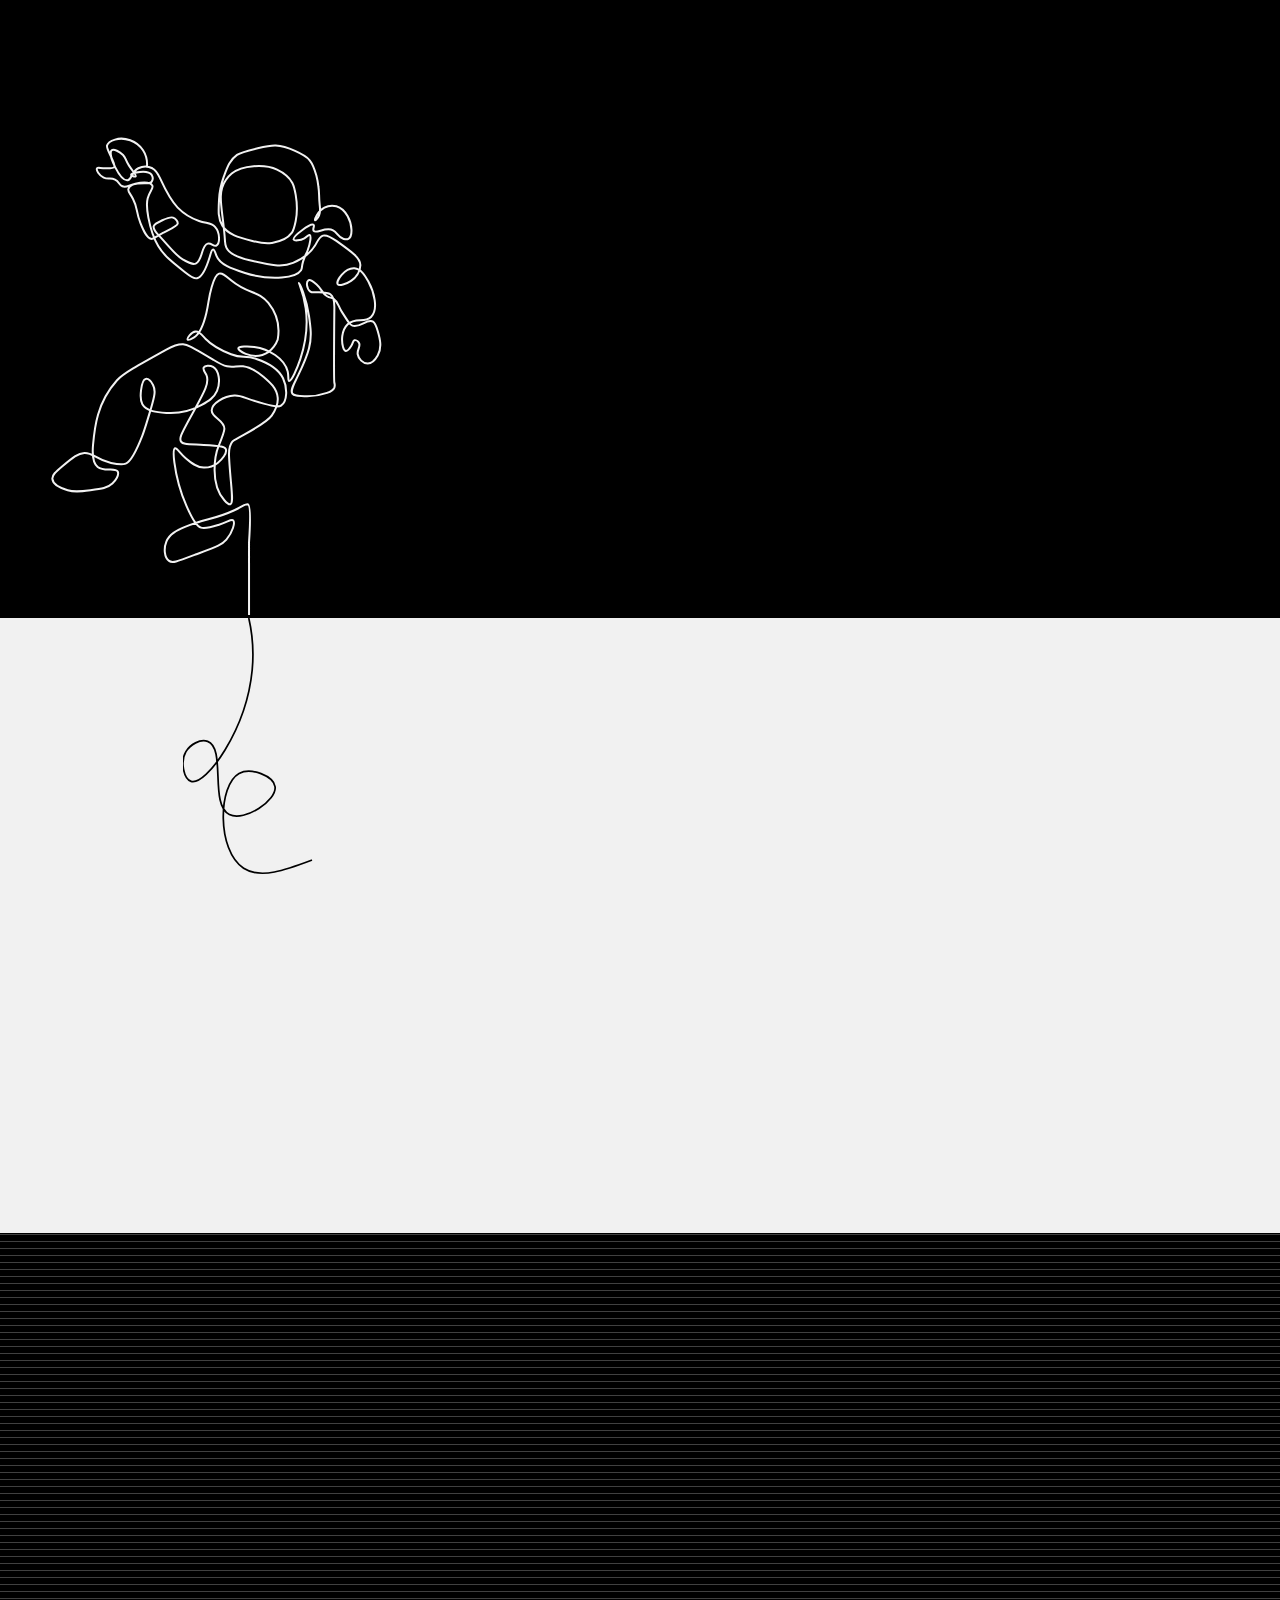
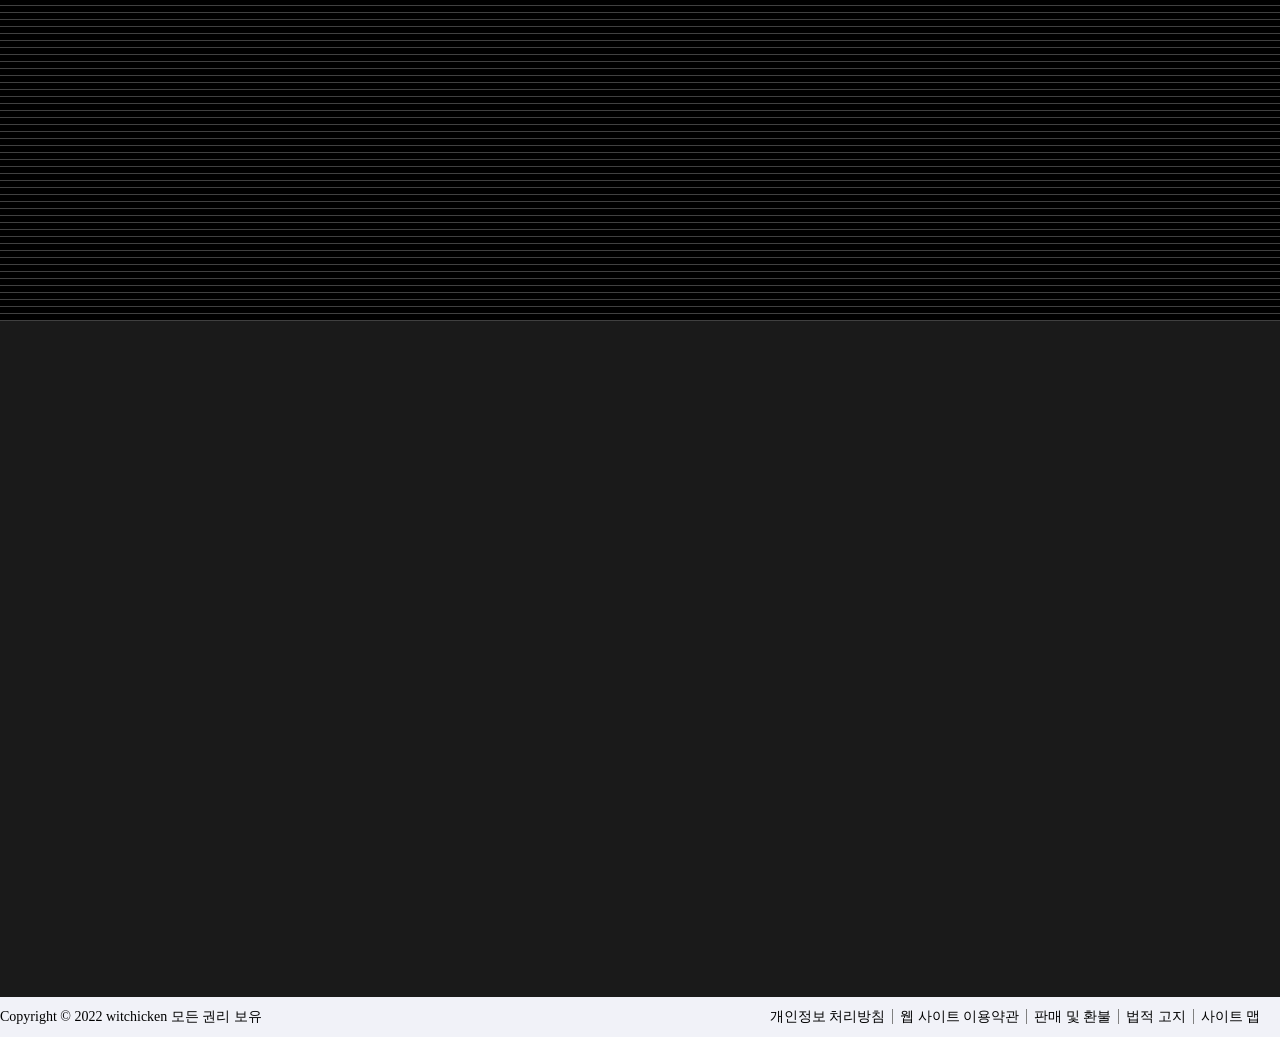
<file: folio/02_svgcontrol/index.html>
<!DOCTYPE html>
<html lang="en">
  <head>
    <meta charset="UTF-8" />
    <meta http-equiv="X-UA-Compatible" content="IE=edge" />
    <meta name="viewport" content="width=device-width, initial-scale=1.0" />
    <title>svgcontroller</title>
    <link rel="stylesheet" href="./src/css/reset.css" />
    <link rel="stylesheet" href="./src/css/main.css" />
  </head>
  <body>
    <div class="header">
      <svg xmlns="http://www.w3.org/2000/svg" viewBox="0 0 1920 758">
        <path
          class="path path1"
          d="M220.54,84.4c.3-5.06.05-14.81-6-24-9.34-14.2-28.11-20.39-42-16-2.62.83-10.54,3.33-12,9-.85,3.33,1,5.9,8,21,3.21,6.91,4.15,9.24,3,11-1.45,2.2-5.33,2.16-13,2-9.19-.2-12-1.5-13,0-1.65,2.46,2.87,10.55,10,14,6.77,3.27,10.14-.41,17,3,6.6,3.28,5.37,7.62,11,10,6.33,2.68,9.45-2.15,23-4,12.22-1.67,18,1.12,21-3a9.2,9.2,0,0,0,0-10c-6-8.71-30.92-3-31,0,0,1.46,5.89,3.38,7,2,1.23-1.53-3.84-6.64-10-16-6-9.07-4.7-11.7-9-16-5-5-13.9-9.52-17-7-6.84,5.57,12.62,46.7,24,45,5.93-.89,5.57-12.8,16-18a23.86,23.86,0,0,1,21,0c6.59,3.45,9.12,9.71,12,16,6.32,13.79,14.24,31.06,26,43,13.33,13.54,31.08,19.69,32,20,12.21,4.1,18.42,2.75,24,9,8,8.92,7.37,25.21,2,28-3.86,2-7.49-4.38-13-3-9.92,2.49-7.3,25.55-18,30-4.76,2-9.64-.77-19-6-10.34-5.78-11.49-9.11-37-37-4.18-4.57-8.07-8.77-7-13,.87-3.44,4.91-5.29,13-9s12.11-5.49,16-4c3.74,1.43,7.47,5.44,7,9-.14,1.07-.8,3.17-16,11-4.47,2.3-4.43,2.13-8,4-11.69,6.12-12.23,8-15,8-7.56-.09-13.23-14.45-17-24-7-17.8-3.64-21.88-11-36-4.76-9.14-8.16-11.24-7-15,3.06-9.89,32-12.71,36-5,2,3.93-3.88,7.71-7,19-2.61,9.45-1.27,17,1,29,2.24,11.83,5,26.44,15,43,8.36,13.84,18.91,22.23,40,39,10,7.95,14,10.07,18,9,10.06-2.67,16.63-24.22,19-32,1.65-5.4,2.86-11,5-11s3.81,5.94,5,9c5.39,13.84,23.12,19.58,43,26,23.32,7.53,42.14,8,55,7,20.7-1.6,26.43-7,29-11,2-3.1.61-4.81,3-13s4.8-11.1,7-17c3.77-10.11,5.64-21.78,3-23-1.45-.67-3,2.39-8,5-6.28,3.27-14.86,4.19-16,2-2.37-4.57,25.89-25.71,30-22,1.72,1.55-2.17,6.19,0,9,3.83,4.94,17.93-6.78,29-1,6.7,3.5,7.27,10.79,16,13,2.23.56,4.76,1.2,7,0,6.77-3.64,6-21.58-1-34-2.17-3.84-6.95-12.27-17-15a25.78,25.78,0,0,0-18,2c-10.71,5.44-14.84,18.41-14,19,.51.35,4-2.94,6-7,2.33-4.78,1.69-8.9,1-16-1.64-16.79-.15-15.11-2-28a118.28,118.28,0,0,0-3-16c-2.32-8.49-4.41-16.14-10-23-5.37-6.6-11.35-9.26-22-14-7.49-3.34-16.58-7.39-29-8-7.94-.39-14.29,1.07-27,4-16.5,3.8-24.75,5.7-31,10-10.83,7.45-14.68,18.6-20,33a116.57,116.57,0,0,0-7,34c-1,17.41-1.57,28.57,5,39,8.6,13.64,24.23,17.66,45,23,10.32,2.65,18.33,4.62,29,3,6-.92,21.38-3,30-15,3.31-4.63,4.21-9.08,6-18,.75-3.75,3.53-18.67,0-39-1.49-8.6-2.24-12.9-5-18-6.69-12.36-18.13-17.72-23-20-14.16-6.64-26.93-5.63-35-5-8.77.69-21.64,1.7-33,11a46.55,46.55,0,0,0-9,10c-14.28,21.32-3.86,43.72-1,92a23.81,23.81,0,0,0,2,9c4.1,9,14.1,14.21,35,19,32.3,7.41,48.45,11.11,65,4,7.35-3.16,23.46-10.08,33-26,3.92-6.55,5.87-13.18,12-15,5.3-1.58,10.67,1.34,20,8,23.86,17,35.78,25.51,36,36,.21,10.31-7.25,19.38-14,24-7.07,4.84-18,8-20,5-2.91-4.32,10.42-24.94,25-24,10.32.66,16.48,11.82,21,20,7.82,14.15,15.94,41.08,4,53-9.8,9.78-23.29-.37-35,11-10.19,9.9-9.15,26.53-7,34,.51,1.76,1.65,5.57,4,6,3.31.6,7.26-5.81,8-7,3.14-5.09,2.71-8.27,5-9s5.52,1.3,7,4c2.87,5.25-3.09,9.68-2,17,1,6.86,7.91,14,15,14,8.18.05,13.47-9.3,15-12,7.14-12.61,3-26.71,0-37-2.37-8.11-3.56-12.16-7-14-9.09-4.86-19.48,10-31,6-3.35-1.17-4.73-3.21-16-21-5.42-8.56-5.55-14.74-12-19-4.33-2.86-5.14-1.09-10-4-8-4.78-7.18-10.4-16-18-2.7-2.32-9-7.77-12-6-3.2,1.89-3.2,12.44,3,17,2.82,2.07,5.25.74,13,1,8.13.27,13.38.46,17,3,6.14,4.31,6,14.31,6,19-.66,73.66-1,110.48,0,114a11.12,11.12,0,0,1,0,7c-1.55,4.09-5.89,6.18-11,8a90.06,90.06,0,0,1-34,5c-10.55-.51-15.83-.76-18-4-3.45-5.15,1.78-13.06,9-28,3.87-8,12.28-25.42,16-40,4.41-17.3,2.4-31.31,0-48-4.12-28.66-14.42-50.19-15-50s6.8,15.2,10,38c5,35.74-3.82,63.4-8,76-5.05,15.23-13.54,33.91-17,33-1.91-.5-.24-6.42-2-14-4.63-19.94-29-34.07-50-37-9.75-1.36-23.44-1-24,2-.69,3.67,18.08,15.47,36,10,16-4.89,22.19-20.79,23-23a68.19,68.19,0,0,0-14-55c-16-19.69-29.11-11.83-56-34-7.18-5.92-12.41-11.56-18-10-3.8,1.06-6.71,5.16-11,20-5.16,17.86-4.32,23.29-8,39-6.57,28.1-14.78,34.52-19,37-2.21,1.3-8,4.25-9,3-1.31-1.65,4.87-11.48,12-12,5.68-.41,9.47,5.27,15,11,12.43,12.88,26.26,18.35,38,23,17.75,7,19.09.73,38,7,10.23,3.39,31,10.28,40,29,6.86,14.28,6.58,34.87-3,41-2.86,1.83-6.51,2.35-26-3-29.87-8.2-33-12.62-44-12-16.15.91-33.65,11.73-34,22-.38,11.14,19.66,14.76,19,28-.25,5.1-3.67,13.42-8,24l-.71,1.7c-5.15,12.4-13.66,55.81,8.71,81.3,2.21,2.52,6.24,7,9,6,3.68-1.36,2.83-11.71,1-32-3.89-43.13-4.89-53.57,2-62,1.78-2.18,1.89-1.54,17-10,34.69-19.43,39.88-26,42-29,3-4.21,10.15-14.23,9-27-1.27-14.08-11.87-23.17-21-31-6.93-5.94-16.81-14.41-31-16-10-1.13-13.37,2.17-24,0-7.17-1.46-11.39-4.14-21-10-34.25-20.9-39.2-22.71-45-23-9.32-.47-16.33,3.2-25,8-43.37,24-65,36-74,46-30.33,33.81-33.72,71.6-36,97-1.43,16-.21,27.33,7,33,10.13,8,26.31.13,30,7,2.65,4.93-3.27,13.51-8,18-7.06,6.71-15.81,7.89-33,10-16.08,2-24.32,2.89-34,0-3.39-1-22.08-6.6-23-17-.52-5.85,4.82-10.46,15-19,15.55-13,23.33-19.58,33-20,13.88-.61,16.31,10,40,15,10.25,2.18,15.75,3.35,22,1,3.25-1.22,10.47-4.8,25-42,3.69-9.45,6.79-20,13-41,5.29-17.92,7.4-26.65,3-35-2.4-4.54-7.17-9.82-11-9-5.1,1.08-6.46,12.5-7,17-.77,6.4-1.73,14.42,2,21,6.28,11.08,22.51,12.13,36,13a95.28,95.28,0,0,0,53-12c10-5.68,18.56-10.57,23-21,5.47-12.85,3.28-30.88-6-36-4.84-2.67-12.21-2.17-14,1-1.66,2.93,2.12,7,4,11,5.78,12.41-4.73,28.24-27,69-10.9,20-14,26.47-11,31,2.83,4.25,9,3.67,34,5,27.07,1.44,31.49,2.74,33,6,2.84,6.11-5.87,16.27-12,21-2.86,2.2-10.63,7.45-21,7-11.53-.5-19.85-7.76-27-14-10-8.76-13.23-16-16-15-2.6.93-2.64,8.35-1,21a239.76,239.76,0,0,0,18,65c12.43,29,18.24,32,22,33,7,2,15.09-.59,26-4,14.4-4.51,19.4-9.19,22-7,3.77,3.18-.72,18.15-10,29-6.65,7.77-12.68,9.85-45,22-30.14,11.33-35.9,13.67-41,10-7.37-5.31-8-19.27-4-29,4.77-11.66,16-16.95,28-22,31.25-13.17,42.54-10.37,74-25C362.64,595.24,365,593,368.2,592a9.32,9.32,0,0,1,3.34-.57c3,.57,5,12.52,2,56.53V758"
        />
      </svg>
    </div>
    <div class="content1">
      <svg xmlns="http://www.w3.org/2000/svg" viewBox="0 0 1920 1070">
        <path
          class="path path2"
          d="M385-21a285.67,285.67,0,0,1,6,91c-10.25,105.47-81.07,203-107,195-12.62-3.87-19.41-34.18-9-52,7.25-12.4,25.14-22.72,38-18,32.78,12,2.81,110.63,38,128,27,13.32,83.69-25.41,80-49-2.81-17.95-41.74-34.61-63-23-36.74,20.06-39.5,134.89,8,166,61.15,40.06,184.43-72.51,240-24,15.26,13.32,14.11,28.92,36,40,36.58,18.52,92.07,1.41,96-19,2.1-10.91-9.93-25.9-19-25s-17.57,17.93-13,26c6.74,11.9,44,8,49-5,2.56-6.62-4.74-11.87-6.21-31.82C758,368,759.55,364.1,760,363c3.36-8.18,12.78-17.23,24-16,13.4,1.47,23.73,17,20,26s-21.58,12.32-29,6c-10-8.47-4.13-37,12-49,5.71-4.26,12.55-5.23,26-7,54.42-7.15,61.29-7.42,71-13,3.85-2.21,22.26-12.79,27-33,5.36-22.87-8.73-49.81-28-58-19.61-8.33-34.58,7-50-4-11.57-8.25-6.17-19-18-28-8.73-6.61-23.94-5.17-54-2-30.78,3.24-36.9,6.88-40,9-13.6,9.32-8.36,19.68-21,31-17.29,15.48-34.64,4.92-45,18-10.5,13.26-5.5,40.32,9,54,3.42,3.23,10.09,8.28,44,13,19.75,2.75,29.63,4.13,48,4,26.08-.18,120.81-.84,155,45,24.8,33.25-3.46,62.53,28,112,3.5,5.51.86.44,46,46,28.6,28.87,63.91,50.63,92,80,2.59,2.71,9.8,10.43,19,10,.68,0,7.58-.46,12-6,5.73-7.19,5-19.23,0-22-4.36-2.42-12,2.22-16,6-25.21,23.79,5.12,96.71,20,114h0s3.27,3.72,13,15h0s.25,1.3.41,2.54c.09.72.8,9.61-1.41,12.45-3.44,4.41-18.74.44-28-6-23.76-16.53-20.7-56.42-20-64l100,3h9l6,9c0,8.36-1.11,34.73-20,50-4.45,3.6-14.63,11.83-24,8-8.62-3.52-13.54-16-10-22,3.22-5.45,11.4-2.14,18-8,7.21-6.4,6.21-18.11,6-24-1.08-30.2,13.18-58.51,23-78,1.67-3.31-.12.55,32-46,13.71-19.87,21.24-31,24-48,1.37-8.41,1.21-16.06,1-26-.37-17.54-.55-26.35-4-36-1-2.86-9.82-26.36-33-36-20.06-8.35-41.68-2.49-53,4-55.9,32-38.13,180.8-11,186,20.61,4,51.53-74,63-118,5-19.06,6.11-31.08,4-44-4.72-28.95-26.18-65.15-60-72-42-8.52-79.67,33.06-94,65-25.33,56.46-.19,132.56,28,137,24.11,3.8,63.53-42.78,58-88-6.32-51.69-69.19-83.76-108-72-52.5,15.9-70.61,114.91-38,166,16.19,25.36,33.12,20.51,52,45,49.94,64.78,10.17,200.88-25,204-20.72,1.84-48.87-41.69-39-60,13.8-25.59,112.89-22.38,156,27,61.62,70.57-26.94,194.45,19,233,63.82,53.55,274.37-152.25,368-85,27.32,19.62,48.22,65,57,100a215,215,0,0,1,4,84"
          transform="translate(-269.9 21)"
        />
      </svg>
    </div>
    <div class="content2">
      <svg xmlns="http://www.w3.org/2000/svg" viewBox="0 0 1920 1039">
        <path
          class="path path3"
          d="M1587-27c-3.87,10.51-20,57.73,4,102,23.65,43.69,78.56,70.18,93,58,12.26-10.34,1.56-53.76-16-58-28-6.74-81.63,83.8-65,103,14.69,17,77.1-30.06,101-8,13.27,12.25,8.68,40.25-1,69l-18,164h-29V335h-89V318h-42v60h-12V367.33l-7.17-7.16v-8.84H1491v-28h-75V334h-17v16h-52V328.67c-13.23,3.89-18.14,2.42-20,0-2.8-3.64,2-8.47,1-17.67-1-8.88-6.55-15-12-21a62.51,62.51,0,0,0-21-15V239.33L1285,230V208.67L1279,233l-8,8v29s-8.77,5.22-14,9c-4.44,3.21-11.54,8.34-16,16-6,10.25-5.16,21.5-4,28h-24v27h-34V331.33L1164,321V299.33L1155,322l-11,5v59h-29l-7-11h-47v87h-27v34.67H884V395l117,54,9.67-13.5L884,374V324.67L876,301l-7,18H857l-10-30-10,32H824V296.67L815,319v37.67H693V343.33L683,363l-10-20v16.33l-14.85-18.66V358H580v22.67H813V479H568V326l-12-13v17H541l-14-44-14,41H503V311.33L491,333V477l-104,4,87.08-72.33v-12l-87.08,52-9.42-9.42-6-6V411.33H361v-136c-.87-5.52-4.15-21.35-18-33.33-4.11-3.55-19.85-17.17-38-12-1.62.46-18,5.41-22,21-.19.74-3.6,14.74,5,24,10.35,11.15,29.21,5.89,36,4,4.89-1.36,12.3-3.43,19-10a39.86,39.86,0,0,0,10-39c-4.1-14-15-21.16-18-23V174l-16-20-4-63-8,66-17,19.67V213l-20.1,31.67V482c-71.68,64.34-79.83,93.93-72.9,109,10.82,23.51,58.15,11.16,74,39,21.9,38.46-46.86,99.92-29,123,16.15,20.88,95.6.6,98-24,2.64-27.11-86.51-77.29-131-51-48.77,28.82-49.76,153,12,183,36.9,17.91,100.19-38.14,111-24,5.11,6.68-9.08,18.51-3,33,6.81,16.23,34.23,24.36,55,23,11.52-.75,13.55-3.94,21-2,15.46,4,26.54,22.92,28,40,1.57,18.37-7.2,43.65-30,51-23.29,7.51-47.41-8.15-56-28-6.7-15.47-4.94-35.78,6-48,13.6-15.18,33.32-8.85,70-21a218.43,218.43,0,0,1,26-7c7.5-1.54,12.91-2.24,14.45-2.44,14.94-1.88,33.16-4.18,37.55,3.44,1.11,1.93,1.15,4.17.63,6.88C497.3,908.25,457,948.87,448,942c-6.84-5.21,6-36.46,12-51,8-19.46,15.78-30.5,11-37-3.06-4.15-8.57-2.82-20-4-5.18-.53-40.95-4.22-47-20-3.86-10.06,3.66-26.84,16-33,26.76-13.36,75.79,23.43,77,24a25.7,25.7,0,0,0,15,2c16-3,27.73-23.72,23-37-5.51-15.46-33.1-20.27-51-11-19.3,10-25.39,35.37-20,54,9.51,32.89,52.17,35.74,56,36,4.53.3,16.78,1.12,19-4,2.59-6-8.72-19.53-16-18-9.58,2-16.55,31.07-6,42,5.67,5.88,12.22,2.19,23,6,17.06,6,36.07,27.81,32,52-3.73,22.19-26.24,42.47-51,38-21.31-3.85-37.68-24.61-36-44,1.27-14.57,12.87-30.1,24-30,9.36.09,16.1,11.21,18,14,32.51,47.8,246,9.14,345,90,14.74,12,34.25,32.68,49,69"
          transform="translate(-173.45 27)"
        />
      </svg>
    </div>
    <div class="content3">
      <svg xmlns="http://www.w3.org/2000/svg" viewBox="0 0 1920 1030">
        <path
          class="path path4"
          d="M875,9l172,38c63.15,7.18,229.21,30.88,245,100,1.64,7.18,7.7,41.28-5,48-11.12,5.89-35.33-9.93-34-20,2.06-15.52,65.59-23.94,107-21,160.49,11.41,260.3,213,268,229,31.83,66.37,60.07,160.19,45,168-8.76,4.55-35.84-18.1-34-38,1.81-19.57,31.8-38.54,50-34,44.72,11.15,79.62,133.81,40,226-7.6,17.68-14.08,33.6-28,46-27.8,24.75-63.6,24.62-76,24H1097V758h87V657a88.69,88.69,0,0,1,3-19c2.54-9.33,6.56-24.1,20-36,14.79-13.09,32-14.73,38-15,6.26-.28,24.15-1.07,38,11,9.47,8.25,12.81,18.8,17,32a116.08,116.08,0,0,1,5,25v99h108V553L1239,438,1010.67,603,1003,581l236-164.33L1359,498l-2-59h56v84l34,23,21,13-27,26L1239,454,1065,583V759H811a145.56,145.56,0,0,1,0-62.33c3-13.43,6.18-27.89,17-42.67,13.31-18.19,25.16-19.14,37-41,7.25-13.39,7.3-21.34,6-27-.64-2.79-3.12-11.63-11-17-12.94-8.83-26.81,1-33-6s6.13-18.57,2-34c-3.84-14.35-20.35-26.21-37-27-25.56-1.22-40.36,24.17-43,29-15,27.44-1.73,58.32,2,67,22.2,51.69,82.15,67.28,116,68,6.49.14,32.87.17,37-11,3.16-8.54-9-17.2-7-36a45.76,45.76,0,0,1,4-14c7.65-17.39,18.54-17,22-28,5.22-16.66-13.09-38.53-16-42-8.44-10.08-16.74-14.29-16-22,.51-5.33,5-8.42,9-12,13.48-12,22.45-29.46,24-40,3.14-21.42-19.16-49.64-44-56-21.36-5.47-38.66,6.76-47-3-5.84-6.84.94-14.85-4-25-7.33-15.05-35.41-24.42-54-16-33.07,15-37.71,87-38,88a64.86,64.86,0,0,0-28,14c-24.72,21.52-28,60.09-17,83,4.74,9.86,9.93,20.66,20.91,26.08,3,1.47,7.19,2.94,7.09,4.92-.16,3.23-11.55,2.21-19,8-10.33,8-11.62,28-6,42,7.74,19.28,30.12,31,49,31,17,0,25.6-9.64,37-4,4.76,2.36,9.54,7.13,14,20,10.12,29.16,4.9,60.19,0,79l-2,10c-219.84,33.83-342,20.52-414,0-14-4-70.05-20.78-90,3-24.35,29,29.84,89,2,135-16.95,28-58.92,42-74,30-18.2-14.42-8.8-75.68,24-96,49.07-30.4,152.82,29.39,203,106a237.21,237.21,0,0,1,23,45v94"
          transform="translate(-207.84 -9)"
        />
      </svg>
    </div>
    <footer>
      <p>Copyright © 2022 witchicken 모든 권리 보유</p>
      <div>
        <a>개인정보 처리방침</a>
        <a>웹 사이트 이용약관</a>
        <a>판매 및 환불</a>
        <a>법적 고지</a>
        <a>사이트 맵</a>
      </div>
    </footer>

    <script src="./src/main.js"></script>
  </body>
</html>
</file>
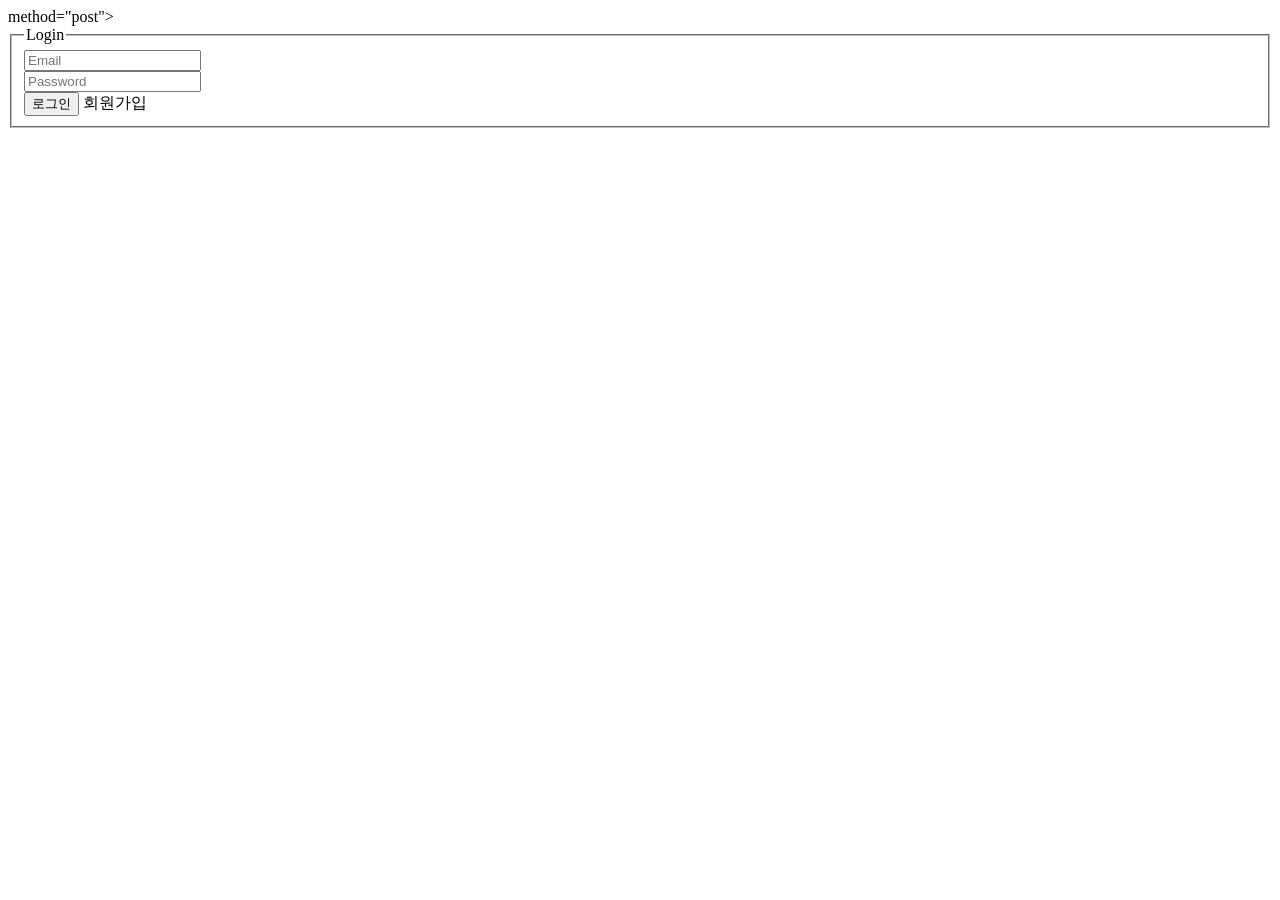
<file: login.html>
<!DOCTYPE html>
<html lang="en">
  <head>
    <meta charset="UTF-8" />
    <meta http-equiv="X-UA-Compatible" content="IE=edge" />
    <meta name="viewport" content="width=device-width, initial-scale=1.0" />
    <title>Document</title>
  </head>
  <body>
    <form class="login" action=<?php echo htmlspecialchars('login.php');?>
    method="post">
    <fieldset>
      <legend class="legend">Login</legend>
      <div class="input">
        <input type="email" placeholder="Email" name="email" required />
      </div>
      <div class="input">
        <input
          type="password"
          placeholder="Password"
          name="password"
          required
        />
      </div>
      <button type="submit" class="submit">로그인</button>

      <a href="/signup.php" style="text-decoration: none; color: black">
        회원가입
      </a>
    </fieldset>
    <div class="feedback"></div>
  </body>
</html>
</file>
<file: folio/02_svgcontrol/src/css/main.css>
@import url("https://fonts.googleapis.com/css2?family=Noto+Sans+KR:wght@100;400;500&family=Pacifico&display=swap");
.header {
  padding-top: 110px;
  background-color: #000;
  box-sizing: border-box;
  overflow: hidden;
}

.path {
  fill: none;
  stroke: #f2f2f2;
  stroke-width: 3px;
}

.path1 {
  stroke-dasharray: 6884;
  animation: drawPath1 1s linear, floating 2.2s linear infinite;
}

.content1 {
  background-color: #f1f1f1;
  padding-left: 14.3%;
}

.content2 {
  background-color: #000;
  padding-right: 1%;
}

.path2 {
  stroke: #000;
}

.content2 {
  background-image: repeating-linear-gradient(0deg, rgba(255, 255, 255, 0.25), rgba(255, 255, 255, 0.25) 1px, transparent 1px, transparent 7px);
  background-size: 2px;
}

.content3 {
  background-color: #1a1a1a;
  padding-left: 2%;
}

.footer {
  height: 30vh;
  background-color: #000;
}

@keyframes drawPath1 {
  0% {
    stroke-dashoffset: 6884;
  }
  100% {
    stroke-dashoffset: 0;
  }
}
@keyframes floating {
  50% {
    transform: translate3d(0, 40px, 0);
  }
}
/* css for my tutorial channel link */
#tube {
  position: fixed;
  bottom: 1vw;
  right: 1vw;
  opacity: 0.4;
}

#tube:hover {
  opacity: 1;
}

#tube > img {
  height: 3rem;
}

footer {
  background-color: #f1f2f8;
  width: 100%;
  height: 40px;
  display: flex;
  justify-content: space-between;
  align-items: center;
  font-size: 14px;
}
footer div {
  display: flex;
  justify-content: space-between;
  font-size: 14px;
  margin-right: 20px;
}
footer div a {
  cursor: pointer;
}
footer div a:not(:last-child):after {
  margin: 0 7px;
  content: "";
  border-right: 1px solid gray;
}

/*# sourceMappingURL=main.css.map */
</file>
